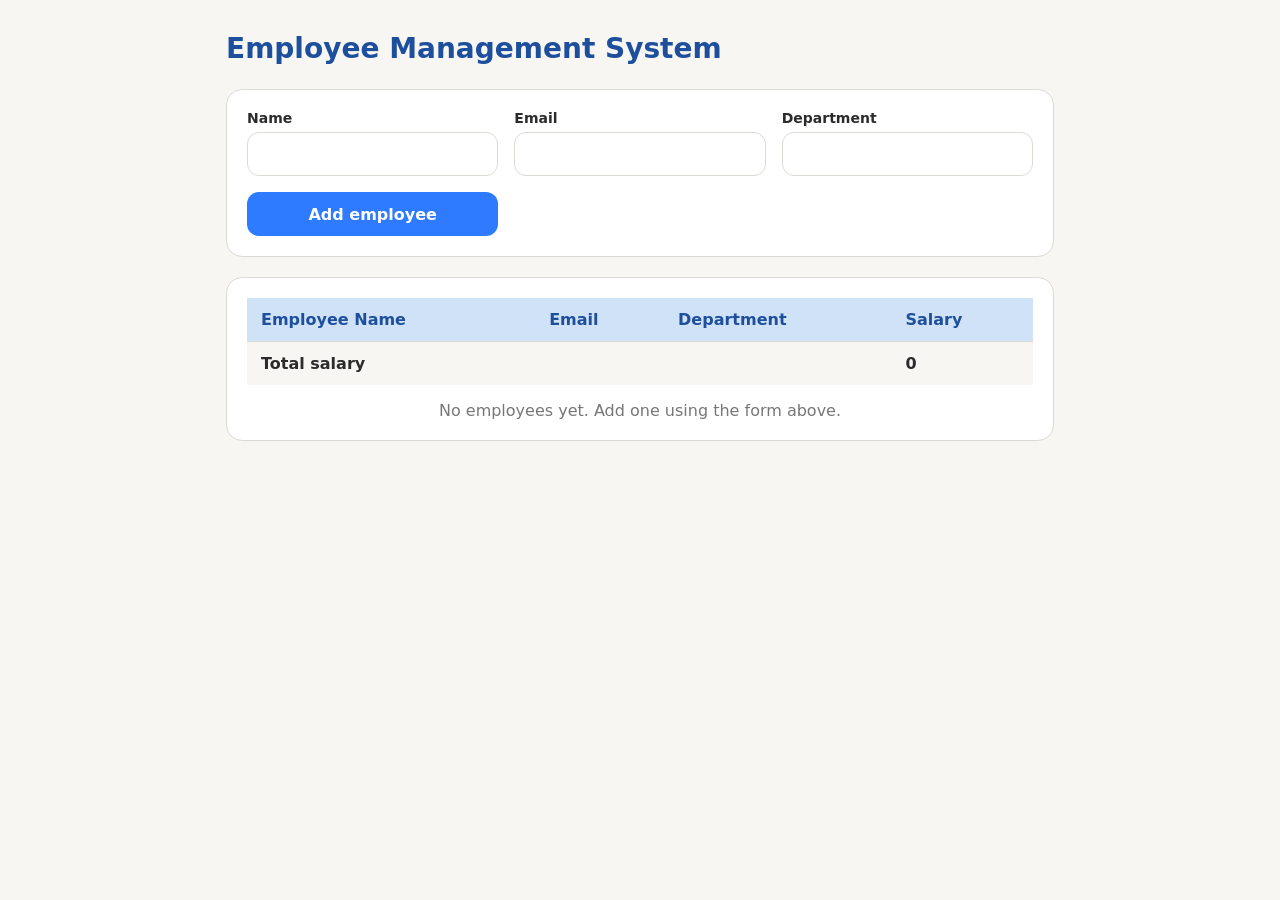
<file: Employee 29-9-2026/index.html>
<!DOCTYPE html>
<html lang="en">
<head>
  <meta charset="UTF-8">
  <meta name="viewport" content="width=device-width, initial-scale=1">
  <title>Employee Management System</title>
  <link rel="stylesheet" href="style.css">
</head>
<body>
  <main class="wrap">
    <h1>Employee Management System</h1>

    <form id="employee-form" class="card">
      <label>Name
        <input type="text" id="name" required>
      </label>
      <label>Email
        <input type="email" id="email" required>
      </label>
      <label>Department
        <input type="text" id="department" required>
      </label>
      <button type="submit">Add employee</button>
    </form>

    <section class="card">
      <div class="table-scroll">
        <table>
          <thead>
            <tr>
              <th>Employee Name</th>
              <th>Email</th>
              <th>Department</th>
              <th>Salary</th>
            </tr>
          </thead>
          <tbody id="table-body"></tbody>
          <tfoot>
            <tr>
              <td colspan="3">Total salary</td>
              <td id="total">0</td>
            </tr>
          </tfoot>
        </table>
      </div>
      <p id="empty" class="empty">No employees yet. Add one using the form above.</p>
    </section>
  </main>

  <script src="script.js"></script>
</body>
</html>
</file>
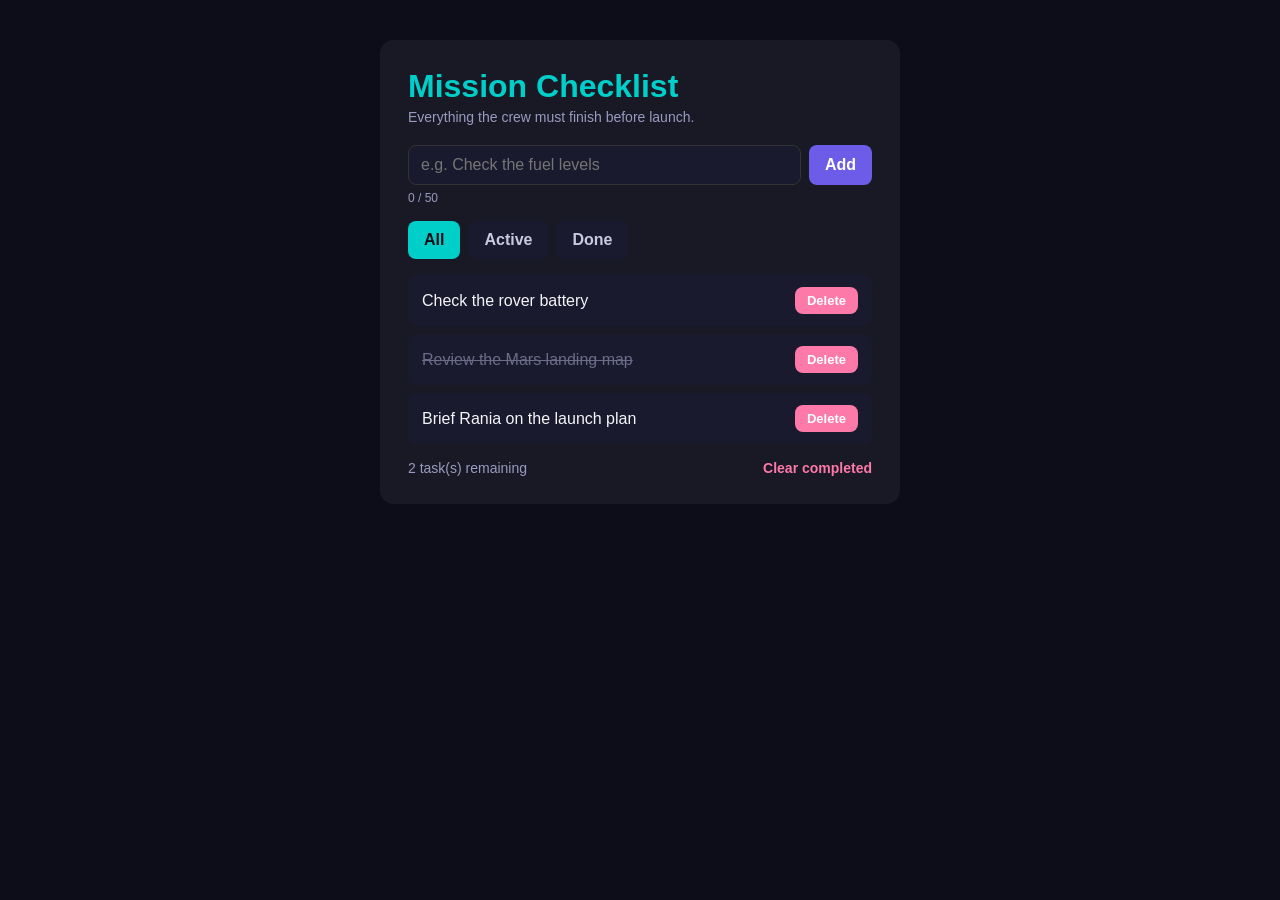
<file: dom24-9-2026/dom.html>
<!DOCTYPE html>
<html lang="en">
<head>
  <meta charset="UTF-8">
  <meta name="viewport" content="width=device-width, initial-scale=1.0">
  <title>Mission Checklist</title>

  <!-- The styling is already done for you. Your job is the JavaScript.
       Notice the classes .done, .hidden, and .active below:
       your code will add and remove them with classList. -->
  <style>
    * { margin: 0; padding: 0; box-sizing: border-box; }
    body { font-family: 'Segoe UI', Arial, sans-serif; background: #0d0d1a; color: #f4f4f8; padding: 40px 16px; }
    .app { max-width: 520px; margin: 0 auto; background: rgba(255,255,255,0.05); border-radius: 14px; padding: 28px; }
    h1 { color: #00CEC9; margin-bottom: 4px; }
    .subtitle { color: #9a9ac0; margin-bottom: 20px; font-size: 14px; }
    form { display: flex; gap: 8px; margin-bottom: 6px; }
    input { flex: 1; padding: 10px 12px; border-radius: 8px; border: 1px solid #333; background: #1a1a2e; color: #fff; font: inherit; }
    button { padding: 10px 16px; border: none; border-radius: 8px; cursor: pointer; font: inherit; font-weight: 600; }
    #task-form button { background: #6C5CE7; color: #fff; }
    #char-count { font-size: 12px; color: #9a9ac0; margin-bottom: 16px; }
    .filters { display: flex; gap: 8px; margin-bottom: 16px; }
    .filter-btn { background: #1a1a2e; color: #c9c9e0; }
    .filter-btn.active { background: #00CEC9; color: #0d0d1a; }
    ul { list-style: none; }
    li { display: flex; justify-content: space-between; align-items: center; background: #1a1a2e; padding: 12px 14px; border-radius: 8px; margin-bottom: 8px; }
    .task-text { cursor: pointer; flex: 1; }
    li.done .task-text { text-decoration: line-through; color: #6b6b8a; }
    .delete-btn { background: #FD79A8; color: #fff; padding: 6px 12px; font-size: 13px; }
    .footer { display: flex; justify-content: space-between; align-items: center; margin-top: 16px; font-size: 14px; color: #9a9ac0; }
    #clear-done { background: transparent; color: #FD79A8; padding: 0; }
    #empty-msg { text-align: center; color: #6b6b8a; padding: 20px 0; }
    .hidden { display: none; }
  </style>
</head>
<body>

  <div class="app">
    <h1>Mission Checklist</h1>
    <p class="subtitle">Everything the crew must finish before launch.</p>

    <!-- Form to add a new task -->
    <form id="task-form">
      <input type="text" id="task-input" placeholder="e.g. Check the fuel levels" maxlength="50">
      <button type="submit">Add</button>
    </form>
    <p id="char-count">0 / 50</p>

    <!-- Filter buttons (used in the BONUS steps).
         data-filter stores which filter each button applies. -->
    <div class="filters">
      <button class="filter-btn active" data-filter="all">All</button>
      <button class="filter-btn" data-filter="active">Active</button>
      <button class="filter-btn" data-filter="done">Done</button>
    </div>

    <!-- EMPTY on purpose: your JavaScript builds the items -->
    <ul id="task-list"></ul>

    <!-- Shown only when there are no tasks at all -->
    <p id="empty-msg">No tasks yet. Add your first mission task.</p>

    <div class="footer">
      <span id="counter">0 task(s) remaining</span>
      <button id="clear-done">Clear completed</button>
    </div>
  </div>

  <!-- Script at the end of body, so all elements exist first -->
  <script src="dom.js"></script>

</body>
</html>
</file>
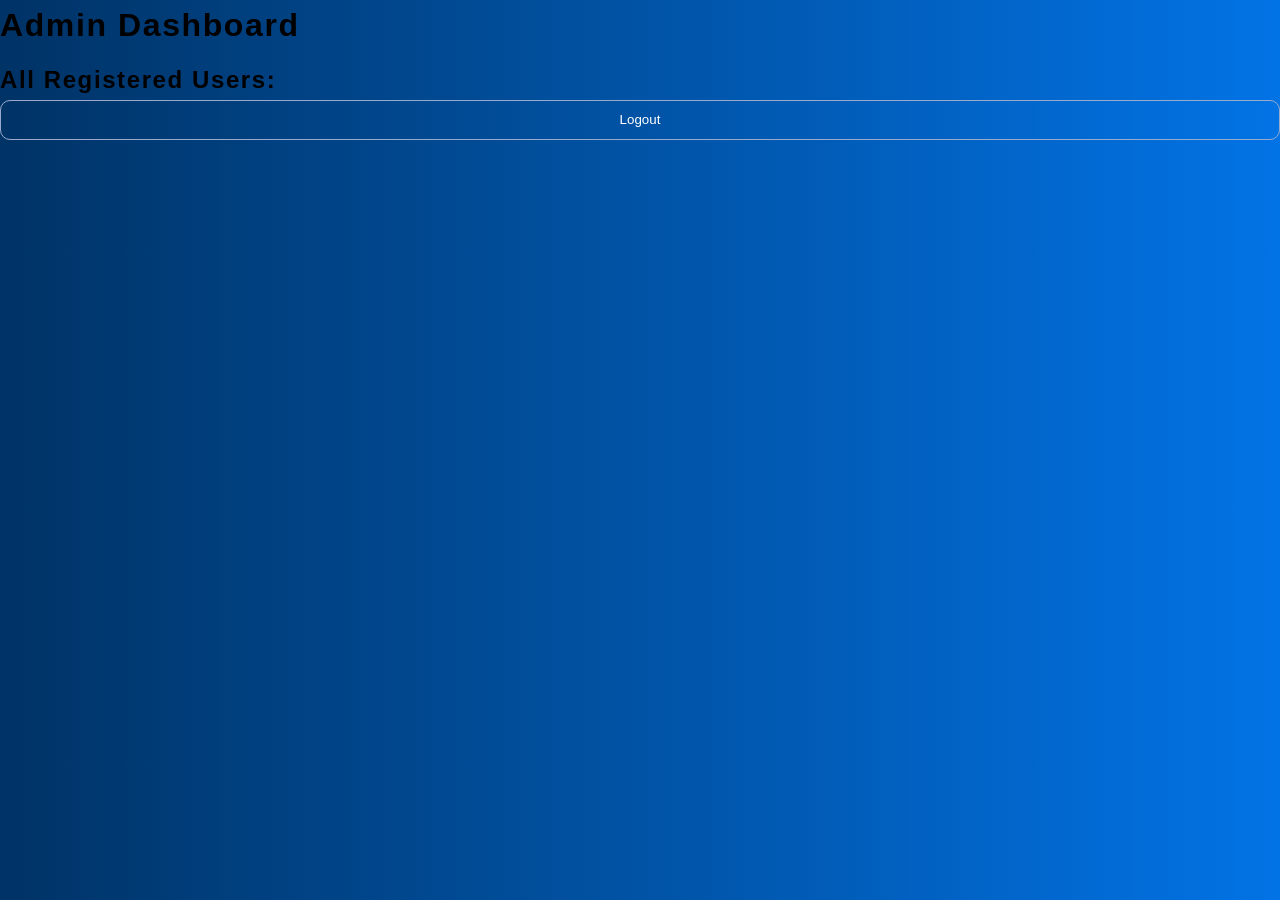
<file: local-storge28-9-2026/admin-dashboard.html>
<!DOCTYPE html>
<html lang="en">
<head>
    <meta charset="UTF-8">
    <meta name="viewport" content="width=device-width, initial-scale=1.0">
    <title>Admin Dashboard</title>
    <link rel="stylesheet" href="style.css">
</head>
<body>
    <div id="admin-dashboard" class="container">
        <h1>Admin Dashboard</h1>
        <h2>All Registered Users:</h2>
        <ul id="all-users-list"></ul>
        
        <button onclick="logout()" class="btn">Logout</button>
    </div>

    <script src="script.js"></script>
</body>
</html>
</file>
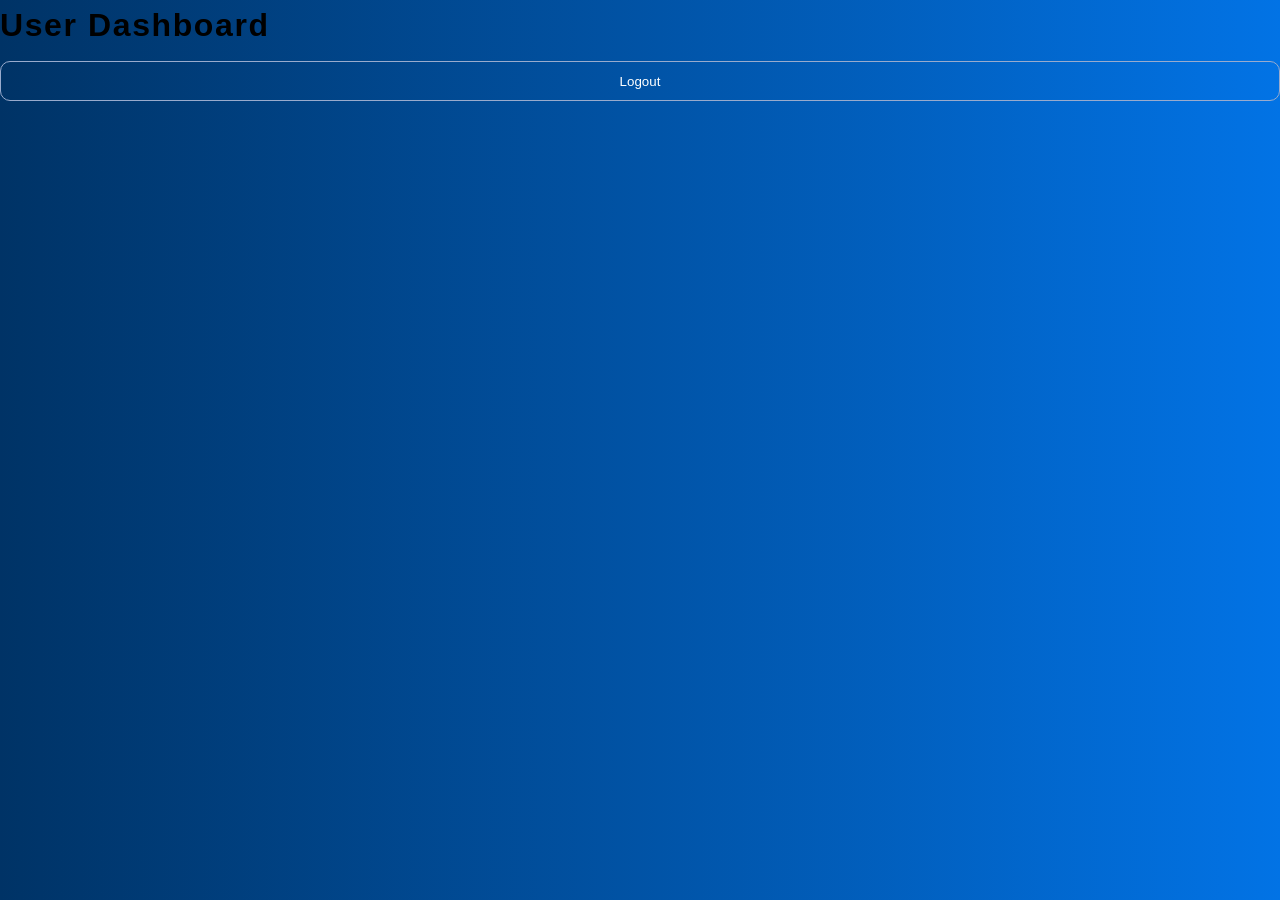
<file: local-storge28-9-2026/dashboard.html>
<!DOCTYPE html>
<html lang="en">
<head>
    <meta charset="UTF-8">
    <meta name="viewport" content="width=device-width, initial-scale=1.0">
    <title>User Dashboard</title>
    <link rel="stylesheet" href="style.css">
</head>
<body>
    <div id="user-dashboard" class="container">
        <h1>User Dashboard</h1>
        <div id="user-info"></div>
        <button onclick="logout()" class="btn">Logout</button>

    </div>

    <script src="script.js"></script>
</body>
</html>
</file>
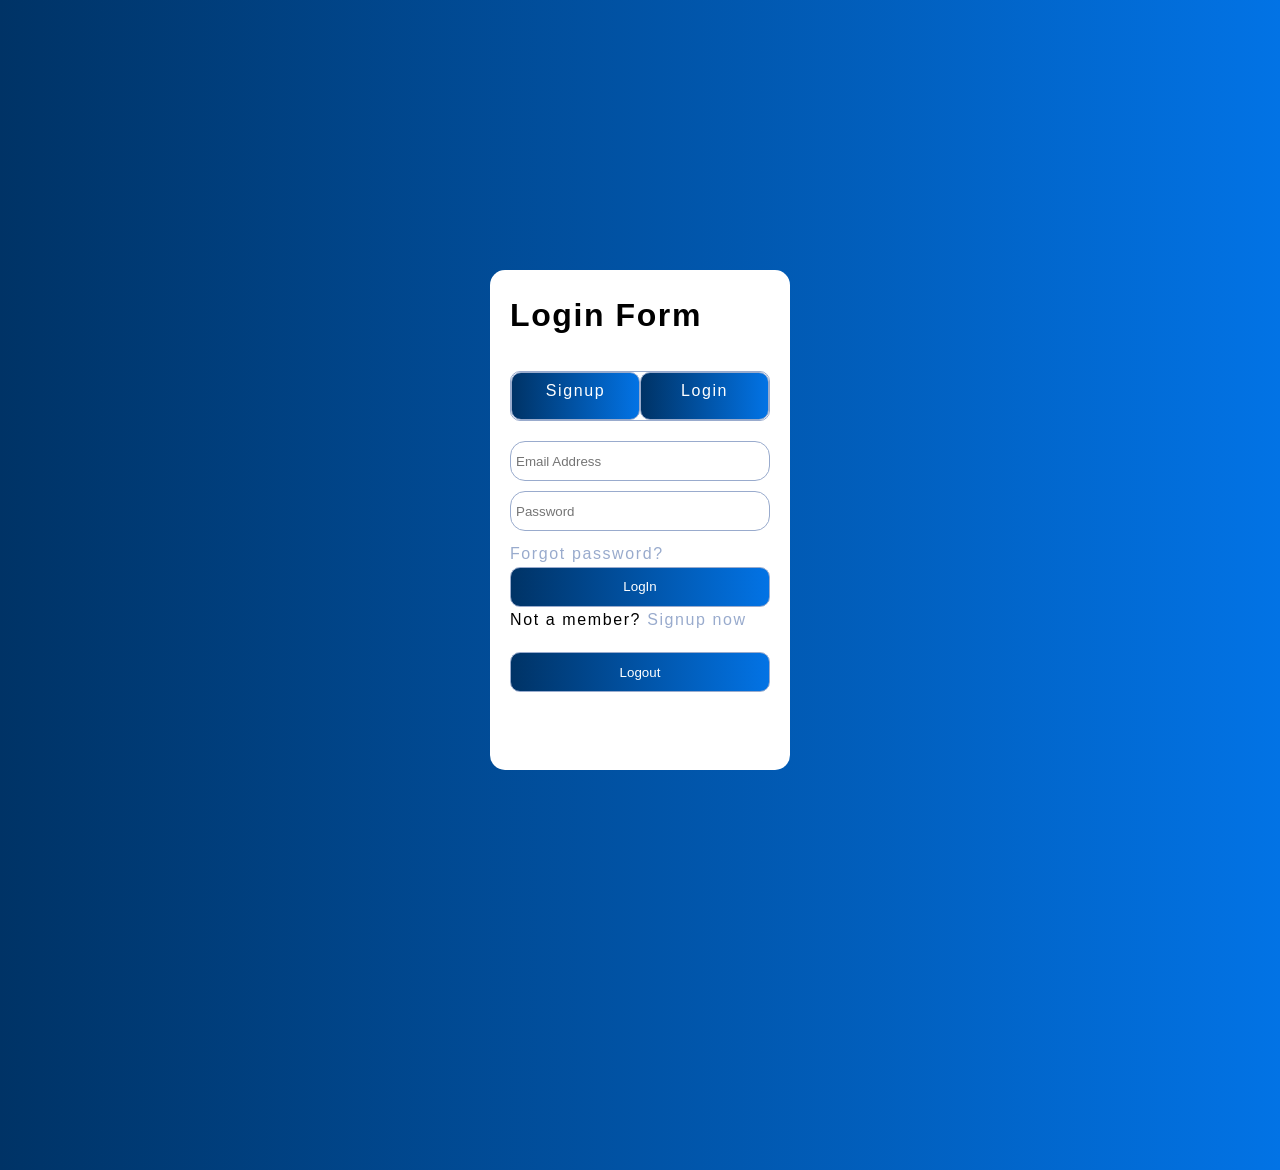
<file: local-storge28-9-2026/login.html>
<!DOCTYPE html>
<html lang="en">
<head>
    <meta charset="UTF-8">
    <meta name="viewport" content="width=device-width, initial-scale=1.0">
    <title>Login</title>
    <link rel="stylesheet" href="style.css">
</head>
<body>
    <main>
        <div class="form container">
            <h1 id="title">Login Form</h1>

            <div class="tabs" id="tabs">
                <a href="signup.html" class="btn">Signup</a>                
                <a href="login.html" class="btn">Login</a>                
            </div>

            <div id="loginFileds" class="login-fields">
                <div class="input-box">
                    <input type="email" placeholder="Email Address" id="email" required>
                </div>
                <div class="input-box">
                    <input type="password" placeholder="Password" id="password" required>
                </div>

                <a href="#" id="forgot-password" class="forgot-link">Forgot password?</a>

                <div>
                    <button class="btn submit-btn" id="submit-btn">LogIn</button>
                </div>

                <p class="signup-note">
                    Not a member? <a href="signup.html" id="signup-now">Signup now</a>
                </p>
            </div>
<div class="container">
    
    <div id="user-info"></div> 
    
    <button onclick="logout()" class="btn">Logout</button>
</div>
        </div> 
    </main>  
</button>

    <script src="script.js"></script>    
</body>
</html>
</file>
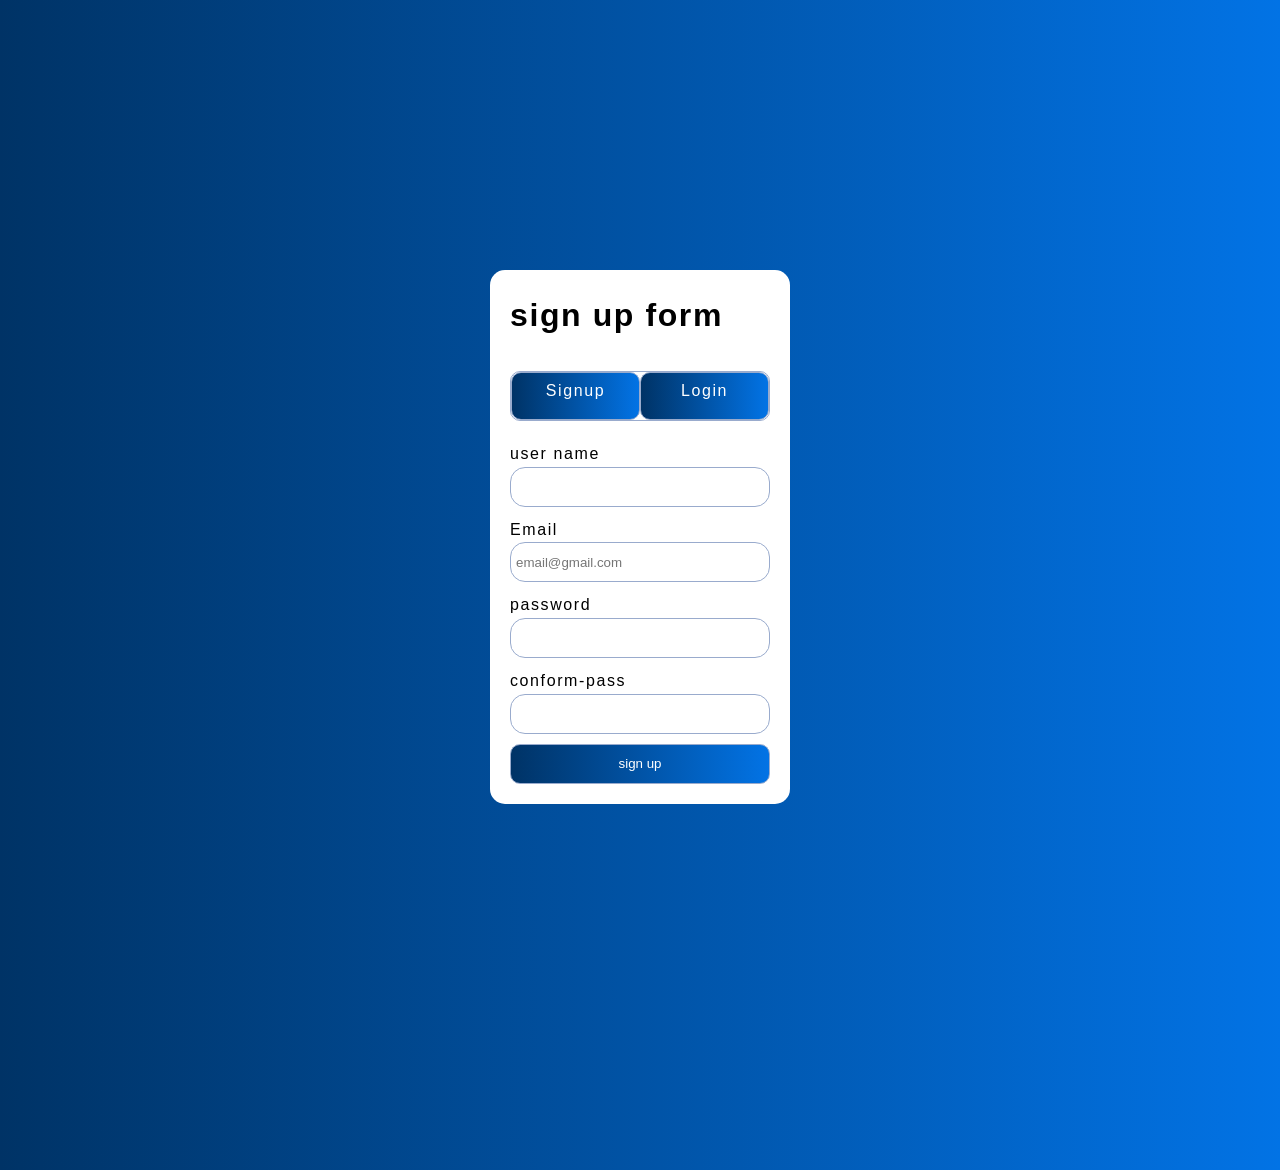
<file: local-storge28-9-2026/register.html>
<!DOCTYPE html>
<html lang="en">
<head>
    <meta charset="UTF-8">
    <meta name="viewport" content="width=device-width, initial-scale=1.0">
    <title>sign up</title>
    <link rel="stylesheet" href="style.css";>
</head>
<body>
    <main>
        <div class="form sign-up">
            <h1>sign up form</h1>

            
            <div class="tabs" id="tabs">
                <a href="signup.html" class="btn">Signup</a>                
                <a href="login.html" class="btn">Login</a>                
            </div>


            <form class=" form-sign-up">

                <label for="user name">user name
                    <input type="text" name="user name" id="user-name" >
                </label><br>

                <label for="Email">Email
                    <input type="email" name="Email" placeholder="email@gmail.com" id="Email" required>
                </label><br>

                <label for="password">password
                    <input type="password" name="password" id="password" required>
                </label><br>

                <label for="conform-pass">conform-pass
                    <input type="password" name="conform-pass" id="conform-pass" required>
                </label><br>

                <button class=" btn sign-btn">sign up</button>

            </form>
        </div>
    </main>

    <script src="script.js"></script>    

</body>
</html>
</file>
<file: Employee 29-9-2026/style.css>
:root { --bg:#f7f6f3; --line:#dcdad4; --accent:#1e4f9c; --brand:#2f7bff; --soft:#cfe2f8; }
* { box-sizing: border-box; }
body { margin:0; font-family:"Segoe UI",system-ui,sans-serif; background:var(--bg); color:#2b2b2b; }
.wrap { max-width:860px; margin:0 auto; padding:32px 16px; }
h1 { font-size:28px; margin:0 0 24px; color:var(--accent); }
.card { background:#fff; border:1px solid var(--line); border-radius:16px; padding:20px; margin-bottom:20px; }
form { display:grid; grid-template-columns:repeat(auto-fit,minmax(200px,1fr)); gap:16px; align-items:end; }
label { display:flex; flex-direction:column; gap:6px; font-size:14px; font-weight:600; }
input { height:44px; padding:0 14px; border:1px solid var(--line); border-radius:12px; font:inherit; font-weight:400; }
input:focus { outline:none; border-color:var(--brand); box-shadow:0 0 0 3px #2f7bff33; }
button { height:44px; border:0; border-radius:12px; background:var(--brand); color:#fff; font:inherit; font-weight:600; cursor:pointer; }
button:hover { background:#1f66e0; }
.table-scroll { overflow-x:auto; }
table { width:100%; border-collapse:collapse; }
th, td { text-align:left; padding:12px 14px; border-bottom:1px solid var(--line); }
th { background:var(--soft); color:var(--accent); }
tfoot td { font-weight:700; border-bottom:0; background:var(--bg); }
.empty { text-align:center; color:#777; margin:16px 0 0; }
.empty[hidden] { display:none; }
</file>
<file: local-storge28-9-2026/style.css>
*{
    margin: 0;
    padding: 0;
    box-sizing: border-box;
}
body{
    background: linear-gradient(to right,#003366,#0273e5);
    height: 100vh;
    font-family: 'Segoe UI', Arial, Geneva, Verdana, sans-serif;
    font-size: 16px;
    line-height: 1.6;
    letter-spacing: 0.1em;
}

.form{
    padding: 20px;
    background: #fff;
    border-radius: 15px;
    min-height:500px;
    min-width:300px;
    width:300px;
    margin: 30vh auto;
    display:flex;
    flex-direction: column;
    gap: 20px;
}
h1{
    margin-bottom: 10px;
}
.tabs{
    display: flex;
    border-radius: 10px;
    border: #99abcd 1px solid;
}

a.btn{
    display: inline-block;
    text-align: center;
}
.btn{
    padding: 5px;
    color: #fff;
    background: linear-gradient(to right,#003366,#0273e5);
    width:100%;
    border-radius: 10px;
    border: #99abcd 1px solid;
    height: 3em ;

    

    /* margin-top: 10px;
    margin-bottom: 10px; */

}
input{
    width:100%;
    height: 3em;
    color: #000;
    border: #99abcd 1px solid;
    border-radius: 15px;
    margin-bottom: 10px;
    /* margin-top: 5px; */
    padding: 5px;

}
a{
    color:#99abcd;
    text-decoration: none;

}
</file>
